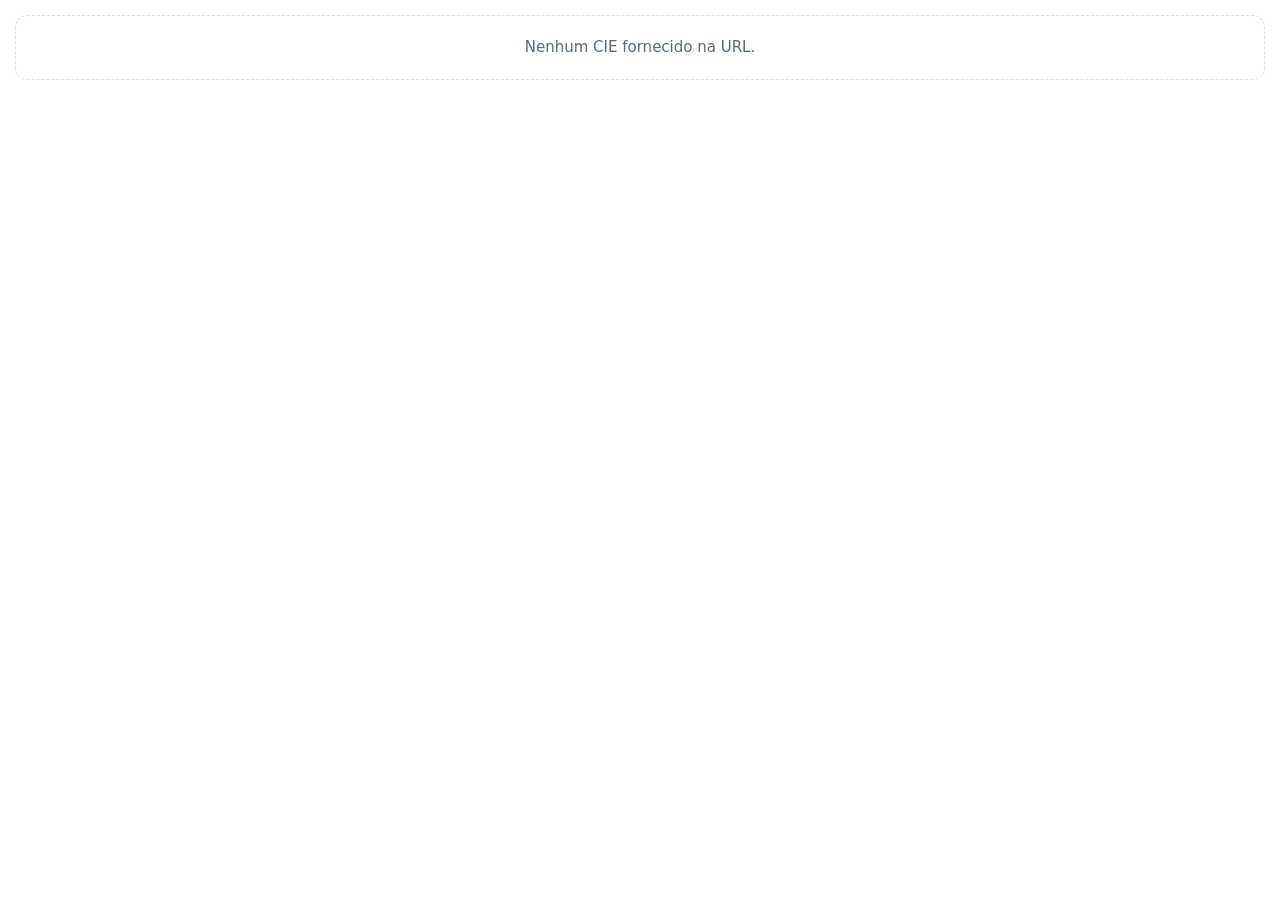
<file: embed.html>
<!doctype html>
<html lang="pt-BR">
<head>
  <meta charset="utf-8">
  <meta name="viewport" content="width=device-width,initial-scale=1">
  <title>Embed de Escola</title>
  <style>
    /* Suas variáveis de cor e fontes originais */
    :root{color-scheme:light;--theme-dark:#477c9e;--theme-medium:#d5eaf5;--theme-light:#eef4f8;--ink:#17354a;--muted:#536c7d;--panel:#fff;--line:#d7e3e9;--soft:#f5f8fa;--success:#10b981;--warning:#f97316;--info:#3b82f6;--purple:#9333ea;--shadow:0 12px 32px rgba(34,65,84,.07)}
    *{box-sizing:border-box}
    body{margin:0;padding:15px;background:#fff;color:var(--ink);font-family:Inter,ui-sans-serif,system-ui,-apple-system,"Segoe UI",sans-serif;font-size:15px;font-weight:500;line-height:1.55}
    h1,h2,h3,p{margin:0}
    
    /* Estilos isolados apenas para o quadro de detalhes */
    .detail-header{display:flex;flex-direction:column;gap:10px;margin-bottom:20px}
    .code{display:inline-flex;padding:4px 8px;border-radius:999px;background:color-mix(in srgb,var(--theme-medium) 45%,#fff);color:var(--theme-dark);font-size:10px;font-weight:850;width:fit-content}
    .detail-title h2{font-size:clamp(21px,2.5vw,29px);font-weight:870;letter-spacing:-.03em;line-height:1.18}
    .chips{display:flex;gap:6px;flex-wrap:wrap;margin-top:10px}
    .chip{padding:5px 8px;border-radius:999px;background:#f0f5f7;color:#496373;font-size:10px;font-weight:780}
    
    .info-grid{display:grid;grid-template-columns:1fr 1fr;gap:10px;margin-bottom:20px}
    .info-card{min-height:82px;padding:12px;border:1px solid var(--line);border-radius:12px;background:#fafcfd}
    .info-card.is-wide{grid-column:1/-1}
    .info-label{display:block;color:var(--muted);font-size:9.5px;font-weight:850;letter-spacing:.05em;text-transform:uppercase}
    .info-value{display:block;margin-top:5px;color:var(--ink);font-size:12px;font-weight:720}
    .phone-links{display:flex;gap:7px;flex-wrap:wrap;margin-top:5px}
    .phone-links a{color:var(--theme-dark);font-size:12px;font-weight:780;text-decoration:none}
    
    .section-title{margin:20px 0 9px;font-size:13px;font-weight:850}
    .offer-list, .program-list{display:grid;gap:7px}
    .offer{display:grid;grid-template-columns:1fr auto;gap:10px;padding:10px 11px;border:1px solid var(--line);border-radius:11px;background:#fff}
    .offer strong{font-size:11px}
    .offer span{color:var(--muted);font-size:10px;font-weight:700;text-align:right}
    
    .program{padding:9px 11px;border-left:3px solid var(--program-color);border-radius:0 9px 9px 0;background:color-mix(in srgb,var(--program-color) 8%,#fff)}
    .program b{display:block;font-size:10px}
    .program span{display:block;margin-top:2px;color:var(--muted);font-size:10px}
    
    .source-note{margin-top:20px;padding:11px 12px;border-radius:11px;background:color-mix(in srgb,var(--theme-medium) 30%,#fff);color:var(--muted);font-size:10px}
    .error-msg{padding:20px;text-align:center;color:var(--muted);border:1px dashed var(--line);border-radius:12px;}
  </style>
</head>
<body>
  <!-- Container principal onde os dados serão injetados -->
  <div id="embedContent">
    <div class="error-msg">Carregando informações da escola...</div>
  </div>

  <script>
    // 1. COLE AQUI A SUA CONSTANTE SCHOOL_DATA COMPLETA
    const SCHOOL_DATA = [
      // Exemplo: cole seu array completo aqui
      {"cie":"905318","name":"AMELIA CESAR MACHADO DE ARAUJO PROFª","types":["Regular"],"address":"Rua Joaquim Scherepel, 215 - Jardim Gutierres","phones":["3227-1975","3227-2221"],"offers":[{"attendance":"EF Anos Iniciais","hours":"7h00 às 12h20"},{"attendance":"EF Anos Iniciais","hours":"13h00 às 18h20"}],"night":[],"eja":[],"professional2025":[],"professional2026":[],"officialUrl":"https://transparencia.educacao.sp.gov.br/Home/DetalhesEscola?codesc=905318","neighborhood":"Jardim Gutierres","mapQuery":"Rua Joaquim Scherepel, 215 - Jardim Gutierres, Sorocaba - SP, Brasil"}
    ];

    // Funções de formatação reutilizadas do seu código original
    function prettyName(value){const small=new Set(['da','de','do','das','dos','e']),acronyms=new Set(['ceeja','eja','pei','ef','em','prof','profª','dr']);return value.toLocaleLowerCase('pt-BR').split(/\s+/).map((word,index)=>{if(acronyms.has(word))return word.toLocaleUpperCase('pt-BR');if(index&&small.has(word))return word;return word.charAt(0).toLocaleUpperCase('pt-BR')+word.slice(1)}).join(' ')}
    function appendText(container,tag,text,className){const element=document.createElement(tag);element.textContent=text;if(className)element.className=className;container.appendChild(element);return element}
    function addProgram(container,title,values,color){if(!values.length)return;const row=document.createElement('div');row.className='program';row.style.setProperty('--program-color',color);appendText(row,'b',title);appendText(row,'span',values.join(' · '));container.appendChild(row)}

    // Lógica para ler a URL e renderizar a escola
    document.addEventListener("DOMContentLoaded", () => {
      const urlParams = new URLSearchParams(window.location.search);
      const cieParam = urlParams.get('cie');
      const contentDiv = document.getElementById('embedContent');

      if (!cieParam) {
        contentDiv.innerHTML = '<div class="error-msg">Nenhum CIE fornecido na URL.</div>';
        return;
      }

      const school = SCHOOL_DATA.find(s => s.cie === cieParam);

      if (!school) {
        contentDiv.innerHTML = '<div class="error-msg">Escola não encontrada.</div>';
        return;
      }

      // Renderização do HTML idêntico ao painel de detalhes da imagem
      let html = `
        <div class="detail-header">
          <span class="code">CIE ${school.cie}</span>
          <div class="detail-title">
            <h2>${prettyName(school.name)}</h2>
            <div class="chips">
              ${school.types.map(type => `<span class="chip">${type}</span>`).join('')}
            </div>
          </div>
        </div>

        <div class="info-grid">
          <div class="info-card is-wide">
            <span class="info-label">Endereço</span>
            <strong class="info-value">${school.address || 'Endereço não informado'}</strong>
          </div>
          <div class="info-card">
            <span class="info-label">Bairro</span>
            <strong class="info-value">${school.neighborhood || 'Não informado'}</strong>
          </div>
          <div class="info-card">
            <span class="info-label">Telefone</span>
            <div class="phone-links">
              ${school.phones.length ? school.phones.map(p => `<a href="tel:+5515${p.replace(/\D/g,'')}">${p}</a>`).join(' ') : 'Não informado'}
            </div>
          </div>
        </div>

        <h3 class="section-title">Atendimentos e horários</h3>
        <div class="offer-list">
          ${school.offers.length ? school.offers.map(item => `
            <div class="offer">
              <strong>${item.attendance}</strong>
              <span>${item.hours}</span>
            </div>`).join('') : '<div class="offer"><strong>Nenhum atendimento</strong></div>'}
        </div>

        <h3 class="section-title">Recursos e modalidades</h3>
        <div class="program-list" id="programListTarget"></div>
        
        <div class="source-note">Informações consolidadas a partir da relação de escolas fornecida.</div>
      `;

      contentDiv.innerHTML = html;

      // Adicionando os programas usando sua lógica original de cores
      const programsTarget = document.getElementById('programListTarget');
      addProgram(programsTarget, 'Atendimento noturno', school.night, 'var(--warning)');
      addProgram(programsTarget, 'EJA', school.eja, 'var(--warning)');
      addProgram(programsTarget, 'Educação profissional — 2025', school.professional2025, 'var(--info)');
      addProgram(programsTarget, 'Educação profissional — 2026', school.professional2026, 'var(--success)');
      
      if (!programsTarget.children.length) {
        programsTarget.innerHTML = '<div class="program" style="--program-color:var(--theme-dark)"><b>Modalidades adicionais</b><span>Nenhuma informação adicional registrada.</span></div>';
      }
    });
  </script>
</body>
</html>
</file>
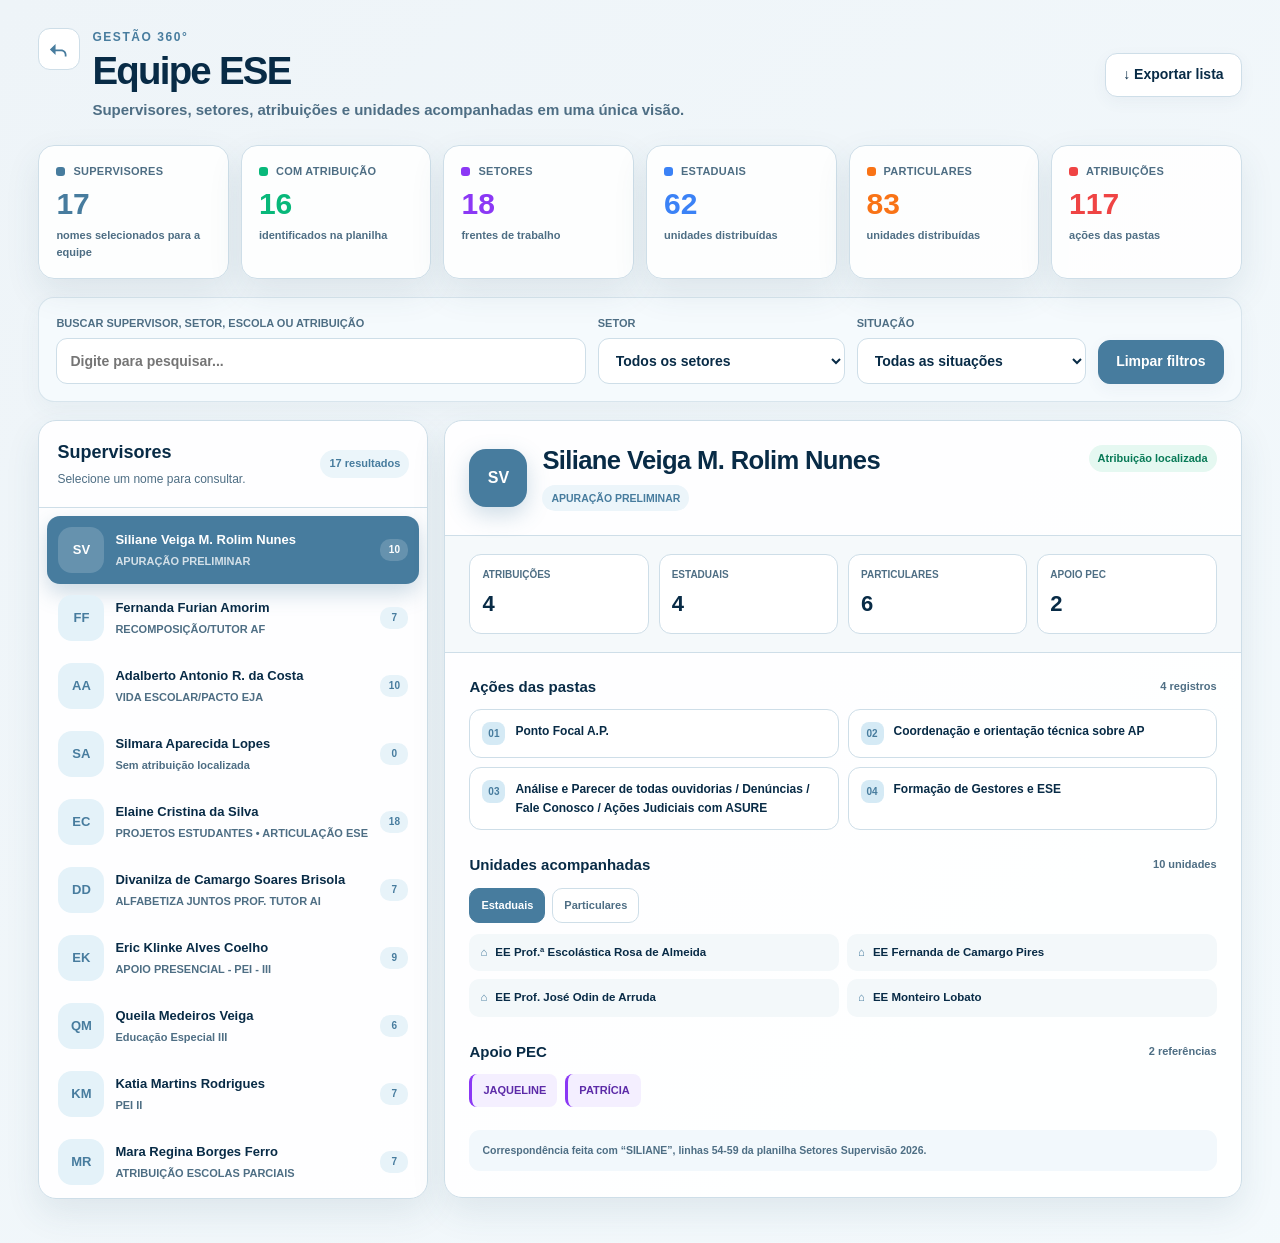
<file: equipeESE.html>
<!doctype html>
<html lang="pt-BR">
<head>
  <meta charset="utf-8">
  <meta name="viewport" content="width=device-width,initial-scale=1">
  <meta name="description" content="Equipe ESE — supervisores, setores, atribuições e unidades acompanhadas">
  <title>Equipe ESE | Portal URE Sorocaba</title>
  <style>
    :root{--theme-dark:#477c9e;--theme-medium:#d5eaf5;--theme-light:#eef4f8;--ink:#082b46;--muted:#4e6e84;--line:#cedee8;--panel:#fff;--success:#08b87a;--warning:#f97316;--info:#3b82f6;--violet:#8b38f5;--shadow:0 14px 34px rgba(48,87,112,.10);color-scheme:light}
    *{box-sizing:border-box}
    html{background:var(--theme-light)}
    body{margin:0;min-width:320px;background:linear-gradient(135deg,var(--theme-light),color-mix(in srgb,var(--theme-medium) 28%,#fff));color:var(--ink);font-family:Inter,"Segoe UI",Arial,sans-serif;font-size:15px;font-weight:520;line-height:1.55}
    button,input,select{font:inherit;color:inherit}
    button{cursor:pointer}
    .page{width:100%;min-height:100vh;padding:28px clamp(18px,3vw,48px) 44px}
    .topbar{display:flex;justify-content:space-between;align-items:center;gap:24px;margin-bottom:24px}
    .eyebrow{display:block;color:var(--theme-dark);font-size:12px;font-weight:850;letter-spacing:.13em;text-transform:uppercase}
    h1{margin:3px 0 2px;font-size:clamp(28px,3vw,42px);font-weight:850;letter-spacing:-.045em;line-height:1.1}
    .topbar p{margin:6px 0 0;color:var(--muted);font-size:15px;font-weight:560}
    .button{min-height:44px;padding:10px 17px;border:1px solid var(--line);border-radius:12px;background:var(--panel);font-size:14px;font-weight:780;box-shadow:0 5px 16px rgba(51,87,111,.05)}
    .button:hover{border-color:var(--theme-dark);transform:translateY(-1px)}
    .button-primary{border-color:var(--theme-dark);background:var(--theme-dark);color:#fff}
    .kpis{display:grid;grid-template-columns:repeat(6,minmax(0,1fr));gap:12px;margin-bottom:18px}
    .kpi{min-height:118px;padding:17px;border:1px solid var(--line);border-radius:16px;background:rgba(255,255,255,.9);box-shadow:var(--shadow)}
    .kpi-label{display:flex;align-items:center;gap:8px;color:var(--muted);font-size:11px;font-weight:850;letter-spacing:.025em;text-transform:uppercase}
    .dot{width:9px;height:9px;border-radius:3px;background:var(--kpi-color,var(--theme-dark))}
    .kpi strong{display:block;margin-top:9px;color:var(--kpi-color,var(--theme-dark));font-size:30px;font-weight:880;line-height:1}
    .kpi small{display:block;margin-top:8px;color:var(--muted);font-size:11px;font-weight:620}
    .filters{display:grid;grid-template-columns:minmax(260px,1.5fr) minmax(210px,.7fr) minmax(190px,.65fr) auto;gap:12px;align-items:end;margin-bottom:18px;padding:17px;border:1px solid color-mix(in srgb,var(--line) 72%,transparent);border-radius:16px;background:color-mix(in srgb,var(--theme-medium) 24%,#fff);box-shadow:0 8px 22px rgba(58,91,110,.05)}
    .field label{display:block;margin:0 0 6px;color:var(--muted);font-size:11px;font-weight:850;text-transform:uppercase}
    .field input,.field select{width:100%;height:46px;padding:0 13px;border:1px solid var(--line);border-radius:11px;outline:none;background:#fff;font-size:14px;font-weight:650}
    .field input:focus,.field select:focus{border-color:var(--theme-dark);box-shadow:0 0 0 3px color-mix(in srgb,var(--theme-medium) 70%,transparent)}
    .directory-grid{display:grid;grid-template-columns:390px minmax(0,1fr);gap:16px;align-items:start}
    .panel{overflow:hidden;border:1px solid var(--line);border-radius:18px;background:rgba(255,255,255,.94);box-shadow:var(--shadow)}
    .panel-head{display:flex;justify-content:space-between;align-items:center;gap:12px;padding:18px;border-bottom:1px solid var(--line)}
    .panel-head h2{margin:0;font-size:18px;font-weight:840}
    .panel-head p{margin:3px 0 0;color:var(--muted);font-size:12px}
    .result-count,.status{display:inline-flex;align-items:center;white-space:nowrap;padding:5px 9px;border-radius:999px;background:color-mix(in srgb,var(--theme-medium) 48%,#fff);color:var(--theme-dark);font-size:11px;font-weight:820}
    .supervisor-list{height:690px;overflow:auto;padding:8px}
    .supervisor-card{display:grid;grid-template-columns:46px minmax(0,1fr) auto;gap:11px;align-items:center;width:100%;padding:11px;border:0;border-radius:13px;background:transparent;text-align:left}
    .supervisor-card:hover{background:color-mix(in srgb,var(--theme-medium) 42%,#fff)}
    .supervisor-card.is-active{background:var(--theme-dark);color:#fff;box-shadow:0 9px 22px color-mix(in srgb,var(--theme-dark) 28%,transparent)}
    .avatar{display:grid;place-items:center;width:46px;height:46px;border-radius:14px;background:color-mix(in srgb,var(--theme-medium) 64%,#fff);color:var(--theme-dark);font-size:13px;font-weight:880}
    .supervisor-card.is-active .avatar{background:rgba(255,255,255,.17);color:#fff}
    .card-copy{min-width:0}
    .card-copy strong,.card-copy span{display:block}
    .card-copy strong{overflow:hidden;text-overflow:ellipsis;white-space:nowrap;font-size:13px;font-weight:820}
    .card-copy span{overflow:hidden;text-overflow:ellipsis;white-space:nowrap;margin-top:3px;color:var(--muted);font-size:11px;font-weight:630}
    .supervisor-card.is-active .card-copy span{color:rgba(255,255,255,.76)}
    .card-count{min-width:28px;padding:3px 6px;border-radius:10px;background:color-mix(in srgb,var(--theme-medium) 58%,#fff);color:var(--theme-dark);font-size:10px;font-weight:850;text-align:center}
    .supervisor-card.is-active .card-count{background:rgba(255,255,255,.17);color:#fff}
    .detail{min-height:690px}
    .detail-header{display:flex;justify-content:space-between;align-items:flex-start;gap:20px;padding:24px;border-bottom:1px solid var(--line)}
    .identity{display:flex;gap:15px;align-items:center;min-width:0}
    .identity-avatar{display:grid;place-items:center;flex:0 0 auto;width:58px;height:58px;border-radius:17px;background:var(--theme-dark);color:#fff;font-size:16px;font-weight:880;box-shadow:0 8px 22px color-mix(in srgb,var(--theme-dark) 26%,transparent)}
    .identity h2{margin:0;font-size:clamp(20px,2vw,28px);font-weight:870;letter-spacing:-.025em;line-height:1.2}
    .chips{display:flex;flex-wrap:wrap;gap:7px;margin-top:9px}
    .chip{padding:5px 9px;border-radius:999px;background:color-mix(in srgb,var(--theme-medium) 46%,#fff);color:var(--theme-dark);font-size:10.5px;font-weight:800}
    .status.is-ok{background:#e5f8f1;color:#087a57}.status.is-pending{background:#fff1e8;color:#b64e0a}
    .detail-stats{display:grid;grid-template-columns:repeat(4,minmax(0,1fr));gap:10px;padding:18px 24px;border-bottom:1px solid var(--line);background:color-mix(in srgb,var(--theme-light) 58%,#fff)}
    .mini-stat{padding:12px;border:1px solid var(--line);border-radius:12px;background:#fff}
    .mini-stat span,.mini-stat strong{display:block}.mini-stat span{color:var(--muted);font-size:10px;font-weight:820;text-transform:uppercase}.mini-stat strong{margin-top:4px;font-size:22px;font-weight:880}
    .detail-content{padding:22px 24px 26px}
    .section{margin-top:23px}.section:first-child{margin-top:0}
    .section-title{display:flex;justify-content:space-between;align-items:center;gap:12px;margin:0 0 11px;font-size:15px;font-weight:850}
    .section-title span{color:var(--muted);font-size:11px;font-weight:720}
    .action-grid{display:grid;grid-template-columns:repeat(2,minmax(0,1fr));gap:9px}
    .action{display:flex;gap:10px;align-items:flex-start;padding:12px;border:1px solid var(--line);border-radius:12px;background:#fff;font-size:12px;font-weight:650}
    .action b{display:grid;place-items:center;flex:0 0 auto;width:23px;height:23px;border-radius:8px;background:var(--theme-medium);color:var(--theme-dark);font-size:10px}
    .tabs{display:flex;gap:7px;margin-bottom:11px}
    .tab{padding:8px 11px;border:1px solid var(--line);border-radius:10px;background:#fff;color:var(--muted);font-size:11px;font-weight:800}
    .tab.is-active{border-color:var(--theme-dark);background:var(--theme-dark);color:#fff}
    .school-grid{display:grid;grid-template-columns:repeat(2,minmax(0,1fr));gap:8px}
    .school{display:flex;align-items:flex-start;gap:8px;padding:10px 11px;border-radius:10px;background:color-mix(in srgb,var(--theme-light) 68%,#fff);font-size:11.5px;font-weight:650}
    .school::before{content:"⌂";color:var(--theme-dark);font-weight:900}
    .pec-list{display:flex;flex-wrap:wrap;gap:8px}
    .pec{padding:8px 11px;border-left:3px solid var(--violet);border-radius:8px;background:#f4efff;color:#5c2ba8;font-size:11px;font-weight:780}
    .empty{padding:20px;border:1px dashed var(--line);border-radius:12px;background:var(--theme-light);color:var(--muted);font-size:13px;font-weight:650;text-align:center}
    .source-note{margin-top:23px;padding:12px 13px;border-radius:11px;background:color-mix(in srgb,var(--theme-medium) 31%,#fff);color:var(--muted);font-size:10.5px;font-weight:610}
    .topbar-title{display:flex;align-items:flex-start;gap:12px}.home-return{width:42px;height:42px;flex:none;display:grid;place-items:center;border:1px solid var(--line);border-radius:12px;background:#fff;color:var(--theme-dark);cursor:pointer;transition:.2s}.home-return:hover{background:var(--theme-medium);transform:translateX(-2px)}.home-return svg{width:21px;height:21px;fill:currentColor}.toast{position:fixed;right:24px;bottom:24px;z-index:20;max-width:340px;padding:12px 16px;border-radius:12px;background:var(--ink);color:#fff;font-size:12px;font-weight:700;box-shadow:0 12px 30px rgba(0,0,0,.18);opacity:0;transform:translateY(12px);pointer-events:none;transition:.2s}.toast.is-visible{opacity:1;transform:none}
    @media(max-width:1250px){.kpis{grid-template-columns:repeat(3,1fr)}.directory-grid{grid-template-columns:350px minmax(0,1fr)}}
    @media(max-width:900px){.page{padding:20px 14px 34px}.filters{grid-template-columns:1fr 1fr}.filters .field:first-child{grid-column:1/-1}.filters .button{grid-column:1/-1}.directory-grid{grid-template-columns:1fr}.supervisor-list{height:auto;max-height:430px}.detail{min-height:0}}
    @media(max-width:620px){body{font-size:16px}.topbar{align-items:flex-start;flex-direction:column}.topbar .button{width:100%}.kpis{grid-template-columns:repeat(2,1fr)}.kpi{min-height:110px}.filters{grid-template-columns:1fr}.filters .field:first-child{grid-column:auto}.detail-header{flex-direction:column}.detail-stats{grid-template-columns:repeat(2,1fr)}.action-grid,.school-grid{grid-template-columns:1fr}.supervisor-card{grid-template-columns:46px minmax(0,1fr) auto}.detail-content,.detail-header{padding-left:18px;padding-right:18px}}
  </style>
</head>
<body>
  <main class="page">
    <header class="topbar">
      <div class="topbar-title"><button class="home-return" type="button" onclick="if(window.parent!==window&&typeof window.parent.portalNavigate==='function'){window.parent.portalNavigate('home')}else{location.href='index.html'}" aria-label="Voltar para visão geral" title="Voltar para visão geral"><svg viewBox="0 0 24 24" aria-hidden="true"><path d="M7.5 5.6 1 12l6.5 6.4V14H14c2.2 0 4 1.8 4 4v2h2v-2c0-3.3-2.7-6-6-6H7.5V5.6z"/></svg></button><div><span class="eyebrow">Gestão 360°</span><h1>Equipe ESE</h1><p>Supervisores, setores, atribuições e unidades acompanhadas em uma única visão.</p></div></div>
      <button class="button" id="exportButton" type="button">↓ Exportar lista</button>
    </header>

    <section class="kpis" aria-label="Resumo da equipe">
      <article class="kpi" style="--kpi-color:var(--theme-dark)"><span class="kpi-label"><i class="dot"></i>Supervisores</span><strong id="kpiSupervisors">—</strong><small>nomes selecionados para a equipe</small></article>
      <article class="kpi" style="--kpi-color:var(--success)"><span class="kpi-label"><i class="dot"></i>Com atribuição</span><strong id="kpiFound">—</strong><small>identificados na planilha</small></article>
      <article class="kpi" style="--kpi-color:var(--violet)"><span class="kpi-label"><i class="dot"></i>Setores</span><strong id="kpiSectors">—</strong><small>frentes de trabalho</small></article>
      <article class="kpi" style="--kpi-color:var(--info)"><span class="kpi-label"><i class="dot"></i>Estaduais</span><strong id="kpiState">—</strong><small>unidades distribuídas</small></article>
      <article class="kpi" style="--kpi-color:var(--warning)"><span class="kpi-label"><i class="dot"></i>Particulares</span><strong id="kpiPrivate">—</strong><small>unidades distribuídas</small></article>
      <article class="kpi" style="--kpi-color:#ef4444"><span class="kpi-label"><i class="dot"></i>Atribuições</span><strong id="kpiActions">—</strong><small>ações das pastas</small></article>
    </section>

    <section class="filters" aria-label="Filtros da equipe">
      <div class="field"><label for="searchInput">Buscar supervisor, setor, escola ou atribuição</label><input id="searchInput" type="search" autocomplete="off" placeholder="Digite para pesquisar..."></div>
      <div class="field"><label for="sectorFilter">Setor</label><select id="sectorFilter"><option value="">Todos os setores</option></select></div>
      <div class="field"><label for="statusFilter">Situação</label><select id="statusFilter"><option value="">Todas as situações</option><option value="found">Com atribuição</option><option value="pending">Sem atribuição localizada</option></select></div>
      <button class="button button-primary" id="clearButton" type="button">Limpar filtros</button>
    </section>

    <section class="directory-grid">
      <aside class="panel">
        <header class="panel-head"><div><h2>Supervisores</h2><p>Selecione um nome para consultar.</p></div><span class="result-count" id="resultCount">—</span></header>
        <div class="supervisor-list" id="supervisorList"></div>
      </aside>

      <article class="panel detail" id="detailPanel">
        <header class="detail-header">
          <div class="identity"><div class="identity-avatar" id="detailAvatar">ESE</div><div><h2 id="detailName">Selecione um supervisor</h2><div class="chips" id="detailSectors"></div></div></div>
          <span class="status" id="detailStatus">—</span>
        </header>
        <div class="detail-stats">
          <div class="mini-stat"><span>Atribuições</span><strong id="detailActionCount">0</strong></div>
          <div class="mini-stat"><span>Estaduais</span><strong id="detailStateCount">0</strong></div>
          <div class="mini-stat"><span>Particulares</span><strong id="detailPrivateCount">0</strong></div>
          <div class="mini-stat"><span>Apoio PEC</span><strong id="detailPecCount">0</strong></div>
        </div>
        <div class="detail-content">
          <section class="section"><h3 class="section-title">Ações das pastas <span id="actionLabel"></span></h3><div class="action-grid" id="actionList"></div></section>
          <section class="section"><h3 class="section-title">Unidades acompanhadas <span id="schoolLabel"></span></h3><div class="tabs"><button class="tab is-active" type="button" data-school-tab="state">Estaduais</button><button class="tab" type="button" data-school-tab="private">Particulares</button></div><div class="school-grid" id="schoolList"></div></section>
          <section class="section"><h3 class="section-title">Apoio PEC <span id="pecLabel"></span></h3><div class="pec-list" id="pecList"></div></section>
          <div class="source-note" id="sourceNote">Dados consolidados da planilha “Setores Supervisão 2026”, considerando somente os 17 supervisores informados.</div>
        </div>
      </article>
    </section>
  </main>
  <div class="toast" id="toast" role="status" aria-live="polite"></div>

  <script>
    const SUPERVISORS = [{"name":"Siliane Veiga M. Rolim Nunes","spreadsheetName":"SILIANE","found":true,"sectors":["APURAÇÃO PRELIMINAR"],"actions":["Ponto Focal A.P.","Coordenação e orientação técnica sobre AP","Análise e Parecer de todas ouvidorias / Denúncias / Fale Conosco / Ações Judiciais com ASURE","Formação de Gestores e ESE"],"stateSchools":["EE Prof.ª Escolástica Rosa de Almeida","EE Fernanda de Camargo Pires","EE Prof. José Odin de Arruda","EE Monteiro Lobato"],"privateSchools":["ÁPICE INSTITUTO EDUCACIONAL LTDA","EMBAIXADA CRISTÃ COLÉGIO","MATERNITA ED INF E FUNDAMENTAL","SER! UNIDADE BOA VISTA COLÉGIO","SER! UNIDADE CAMPOLIM COLÉGIO","SER! UNIDADE SER CRIANÇA COLÉGIO"],"pec":["JAQUELINE","PATRÍCIA"],"sourceRows":"54-59"},{"name":"Fernanda Furian Amorim","spreadsheetName":"FERNANDA AMORIM","found":true,"sectors":["RECOMPOSIÇÃO/TUTOR AF"],"actions":["Recompisição das aprendizagens AF e EM","Professor Tutor AF (edital/formação)","Ponto Focal Orientação de Estudos UEs","Análise Semanal do BI - Recomposição","Formação Semanal ESE"],"stateSchools":["EE Antonio Miguel Pereira Junior","EE Prof. Arquimínio Marques da Silva","EE Prof. Luiz Gonzaga de Camargo Fleury","EE Prof. Renato Sêneca de Sá Fleury"],"privateSchools":["RAFON COLÉGIO","SANTA ROSÁLIA COLÉGIO unid. 1 e 2","VERITAS COLÉGIO INTEGRADO unid 1 e 2"],"pec":["PAULA","CIBELE/FERNANDA","ROSIMEIRE"],"sourceRows":"108-112"},{"name":"Adalberto Antonio R. da Costa","spreadsheetName":"ADALBERTO","found":true,"sectors":["VIDA ESCOLAR/PACTO EJA"],"actions":["Ponto Focal Pedagógico Vida Escolar","Pacto Nacional EJA e CEEJA","Meu diploma SP","Autorização de Cursos e Novas Escolas Particulares","Evolução Funcional Acadêmica 2"],"stateSchools":["CEEJA Prof. Norberto Soares Ramos","EE Francisco Eufrásio Monteiro","EE Prof. Marco Antonio Mencacci","EE Prof. Roberto Paschoalick"],"privateSchools":["IEP COLÉGIO TÉCNICO DE INFERMAGEM (UNIMED)","IGUATEMI COLÉGIO","NOVA ERA COLÉGIO","SAGAZ COLÉGIO","MAGNUS JUNIOR ESCOLA","SÃO RAPHAEL E TEC PROTESE DENTÁRIA"],"pec":["DOUGLAS","VANESSA"],"sourceRows":"72-77"},{"name":"Silmara Aparecida Lopes","spreadsheetName":null,"found":false,"sectors":[],"actions":[],"stateSchools":[],"privateSchools":[],"pec":[],"sourceRows":null},{"name":"Elaine Cristina da Silva","spreadsheetName":"ELAINE","found":true,"sectors":["PROJETOS ESTUDANTES","ARTICULAÇÃO ESE"],"actions":["English EM","Projetos novos para estudantes","Olimpíadas: Engajamento e publicidade","BI - Speak e Open Inglish","CMESO 2","Articulação ESE","Pauta das reuniões semanais","Termo semanal com temas gerais","PTM mensal e Roteiro de acompanhamento ESE","Atualização TEAMs com informações para ESE / DOE / Legislação","Alimentação e análise com a DRE dos Termos de Visita","CMESO 1","Sala de Leitura"],"stateSchools":["EE Gualberto Moreira Dr.","EE Prof. Julio Bierrenbach Lima","EE Prof.ª Nazira Nagib Jorge Murad Rodrigues","EE Senador Vergueiro","EE Prof.ª Ana Cecília Martins","EE Prof.ª Elza Salvestro Bonilha","EE Prof. Wilson Ramos Brandão"],"privateSchools":["BEZERRA DE MENEZES EDUCANDÁRIO","EXPANDE COLÉGIO","ILUMIARE COLÉGIO","KINGDOM SCHOOL","POLITÉCNICO DE SOROCABA","DOM BOSCO SOROCABA COLÉGIO","HUMANUS COLÉGIO","NIPPO COLÉGIO","O FAROL COLÉGIO","SFERA LTDA COLÉGIO","VIVER E APRENDER"],"pec":["MARIA PAULA","SHÉRIDA","CIBELE","SHERIDA","PATRÍCIA","GERMANO/NATANIA","GERMANO"],"sourceRows":"146-158"},{"name":"Divanilza de Camargo Soares Brisola","spreadsheetName":"DIVANILZA","found":true,"sectors":["ALFABETIZA JUNTOS PROF. TUTOR AI"],"actions":["Ponto Focal Alfabetiza Juntos","Plataformas Anos Iniciais","Fluência Leitora AI","Articulação e Interlocução PMS","Avaliações e engajamento anos iniciais","Inglês AI","Parte Diversificada AI","Professor Tutor AI / Editais e Credenciamento"],"stateSchools":["EE Baltazar Fernandes","EE João Machado de Araujo Dr","EE Prof.ª Maria Cândida de Barros Araujo","EE Prof. Waldemar de Freitas Rosa"],"privateSchools":["CICLO VITTAL ESCOLA DE ENFERMAGEM","OBJETIVO CENTRO - INST ED CIE E LETRAS","OBJETIVO PORTAL - INST ED CIE E LETRAS"],"pec":["CIBELE","NATANIA"],"sourceRows":"95-102"},{"name":"Eric Klinke Alves Coelho","spreadsheetName":"ERIC","found":true,"sectors":["APOIO PRESENCIAL - PEI - III"],"actions":["CAF - PEI - Jornada PEI - Apoio 5 e 20","Sala do Futuro","BI - Análise Semanal","Parte Diversificada PEI"],"stateSchools":["EE Prof.ª Antonia Lucchesi","EE Prof.ª Jordina Amaral Arruda","EE Prof.ª Marina Grohmann Soares Fernandes","EE Visconde de Porto Seguro"],"privateSchools":["AKALANTO KIDS COLÉGIO","GALILEI COLÉGIO unid. 1 e 2","MAXXIMUS COLÉGIO","MUNDO SOROCABA COLÉGIO","QUINTAL DA VILA COLÉGIO"],"pec":["PAULA","MARCELA","CIBELE"],"sourceRows":"103-107"},{"name":"Queila Medeiros Veiga","spreadsheetName":"QUEILA","found":true,"sectors":["Educação Especial III"],"actions":["Prof interlocutores - Libras","Acompanhamento dos termos de convênio - AMAS - APAE - CLAVE DE SOL","Acessibilidade","Comissão de Credenciamento e avaliação OSC","DUA e adaptação curricular / PAF","Orientação sobre rotinas / plano de atendimento","Classe Hospitalar"],"stateSchools":["EE Humberto de Campos","EE Prof.ª Laila Galep Sacker","EE Prof. Ossis Salvestrini Mendes"],"privateSchools":["CENTRO EDUCACIONAL TEAMPARO","CLAVE DE SOL","MELANIE KLEIN INST ED ESPECIAL"],"pec":["LILLIAN","NATANIA"],"sourceRows":"20-26"},{"name":"Katia Martins Rodrigues","spreadsheetName":"KATIA","found":true,"sectors":["PEI II"],"actions":["Ponto Focal URE/SEDUC II","Orientação Técnica UE e URE","Plano de Ação para diretores novos","Implementação: orientação técnica e acompanhamento da jornada PEI","Avaliação: PECs / equipes gestoras Res 4 e 12","Análise dos PDIs dos diretores e OTs aos supervisores","Prof de apoio ao protagonismo"],"stateSchools":["EE Prof.ª Dulce Esmeralda Basile Ferreira","EE Prof Enéas Proença de Arruda","EE Hélio Del Cistia"],"privateSchools":["CRISTÃO KUMBAYA COLÉGIO","SANTA ESCOLÁSTICA COLÉGIO","SOROCABA COL EI EF","UIRAPURU COLÉGIO"],"pec":["PAULA","NATANIA"],"sourceRows":"139-145"},{"name":"Mara Regina Borges Ferro","spreadsheetName":"MARA FERRO","found":true,"sectors":["ATRIBUIÇÃO ESCOLAS PARCIAIS"],"actions":["Acompanhmento de saldo de aulas na SED","Atribuição Diariamente","Acompanhamento Carga Horária - Adidos F/O","Dados Funcionais para classificação / Análise de Qualificação / Habilitação","Atribuição com o SEPES online","Recursos relacionados a extinção contratual","Heteroidentificação","Cadastro Emergencial"],"stateSchools":["EE Prof. Diógenes de Almeida Marins","EE Gumercindo Gonçalves","EE Profª. Isabel Lopes Monteiro"],"privateSchools":["DUQUE DE SOUZA COLÉGIO","LICEU PEDRO II","NEXUS COLÉGIO","PRIMEIRO MUNDO COLÉGIO"],"pec":["CAMILA/CIBELE","CIBELE","CAMILA"],"sourceRows":"46-53"},{"name":"Cristiane Aparecida Madureira","spreadsheetName":"CRISTIANE","found":true,"sectors":["SISTEMA PRISIONAL E FUNDAÇÃO CASA"],"actions":["Fundação Casa (editais e acompanhamento)","Educação Prisional (Editais e acompanhamento)","Sala de Leitura (Editais e Acompanhamento)","Educação Étnico-Racial","Diversidade","MP / LA / MSE"],"stateSchools":["EE Prof.ª Beathris Caixeiro Del Cistia","EE Prof.ª Izabel Rodrigues Galvão","EE Julio Prestes de Albuquerque Dr.","EE Prof. Roque Conceição Martins"],"privateSchools":["ABAYOMI COLÉGIO unid. 1 e 2","BE HAPPY COLÉGIO","CRESCER APRENDER","HORIZONTE COLÉGIO","NOVA ESCOLA EDU INFANTIL E ENS FUND","RENASCER ARTE ESCOLA"],"pec":["MARIA DE RITA","NATANIA/ROSIMEIRE","VANESSA"],"sourceRows":"89-94"},{"name":"Mara Cristina da Silva Calixto","spreadsheetName":"MARA CALIXTO","found":true,"sectors":["EDUCAÇÃO PROFISSIONAL"],"actions":["Atribuição Ed Profissional","Formação PAEET","Legislação - Orientação Técnica","SISTEC - Cursos Técnicos","Concluintes Ed Profissional","Programa BEEM","Demandas: números de turmas / cursos","Itinerário Formativo Técnico","Estágio obrigatório (enfermagem)","Organização de visitas técnicas","Matriz curricular Ensino Técnico","Seminário de Boas Práticas"],"stateSchools":["EE João Soares Monsenhor","EE Prof. Joaquim Izidoro Martins","EE Luiz Nogueira Martins - Senador"],"privateSchools":["ATITUDE COLÉGIO SOROCABA unid. 1 e 2","BATISTA SOROCABA COLÉGIO","BEIJA FLOR BERÇARIO E ESCOLA","LUMINOVA ESCOLA","MONTESSORI SEMEAR","VOLARE DE ED INF E ENSINO FUNDAMENTAL"],"pec":["CAMILA","ROSIMEIRE"],"sourceRows":"60-71"},{"name":"José Garcia Chanes Junior","spreadsheetName":"CHANES","found":true,"sectors":["ARTICULAÇÃO EEC"],"actions":["Administração / avaliação / feedback: Entrevistas / Editais PEC / CEC","Organização CEC e Alinhamento","Integração dos CGPs novos e CECs","Acompanhamento das ações CEC e PEC: PTMs / Visitas Pedagógicas e","Apoio Presencial (BI) CEC e PEC","Pesquisa / pós graduação / mestrado e doutorado","PROEDUCA","CAD FORMAÇÃO","Parceria às UEs","Editais e Entrevistas Suporte Pedagógico"],"stateSchools":["EE Prof.ª Amélia César Machado de Araujo","EE Prof. Ezequiel Machado Nascimento","EE Prof. José Quevedo"],"privateSchools":["AGILIZA CURSOS","CONEXÃO SOROCABA COLÉGIO","CONQUISTAR COLÉGIO","PEQUENOS PASSOS COLÉGIO","PORTAL COLÉGIO EDEN","SÃO JOSÉ DE ANCHIETA COLÉGIO","VIDA UNIDADE MUNDO COLÉGIO","WALDORF MICAEL DE SOROCABA ESCOLA"],"pec":["NATANIA","MARIA DE RITA"],"sourceRows":"129-138"},{"name":"Maria Inês Fernandez Metedieri","spreadsheetName":"MARIA INÊS","found":true,"sectors":["COPA DA ESCOLA E TAREFA"],"actions":["Avaliação SAEB e PISA - BIENAL","Copa da Escola - Acompanhamento","Tarefa - BI Semanal","Apoio - pasta 10"],"stateSchools":["EE Antonio Vieira Campos","EE Prof.ª Rosemary de Mello Moreira Pereira","EE Maria Ondina Andrade"],"privateSchools":["CRISTÃO ALMEIDA BARROS COLÉGIO","INSTITUTO EDUCACIONAL UNICO","MAPLE BEAR CANADIAN SCHOOL","MONTESSO COLÉGIO","NOVA GERAÇÃO CENTRO EDUCACIONAL"],"pec":["MARIA PAULA","JOSÉ CARLOS"],"sourceRows":"124-128"},{"name":"Kelly Lesia Taraborelli Veneri","spreadsheetName":"KELLY","found":true,"sectors":["Educação Especial II"],"actions":["Formação Ed. Especial","Abertura de Sala de Recurso e itinerancia","Cuidador - Conviva portal de atendimento","Atendimento Domiciliar","Apoio Conviva para a Ed. Especial"],"stateSchools":["EE Prof. Aggêo Pereira do Amaral","EE Prof.ª Ida Yolanda Lanzoni de Barros","EE Prof.ª Zélia Dulce de Campos Maia"],"privateSchools":["AMAS","APAE SOROCABA","PLENO ENSINO FUNDAMENTAL E MÉDIO","SOROCABANA ORG ENSINO INST ED (OSE)"],"pec":["FERNANDA","CIBELE"],"sourceRows":"14-19"},{"name":"Fernanda Isaura Medeiros Mirim","spreadsheetName":"FERNANDA MIRIM","found":true,"sectors":["Educação Especial I"],"actions":["Coordenação ed especial - URE","Açao judicial - prof aux","atribuição ed especial edital de vagas","escola mais inclusiva","ensino colaborativo","plano estadual da Ed Esp. Res 121/2025","perícias judiciais","ocorrências PA"],"stateSchools":["EE Brigadeiro Tobias","EE Geraldo do Espírito Santo Fogaça de Almeida","EE Profª. Júlia Rios Athayde"],"privateSchools":["Assoc Educacional Pro EX Escola","Integrar - Núcleo de Ed Especial"],"pec":["VANESSA","CAMILA"],"sourceRows":"6-13"},{"name":"Adriana Rosa Marcondes","spreadsheetName":"ADRIANA ROSA","found":true,"sectors":["AVALIAÇÕES INSTITUCIONAIS","ALUNO MONITOR / ORIENTAÇÃO DE ESTUDOS"],"actions":["Organização das avaliações: SARESP","Avaliações Internas / Engajamento: Prova Paulista / Diagnósticas / Semestral","Recuperação","Análise dos dados de todas as avaliações","Plano de ação com vista dos resultados: URE/UE","Prepara SP - Vestibular","BI das Avaliações","Expansão do Médio Noturno (Prof Mediador)","ACDA e Ed Física Noturno","Lei da Aprendizagem Obrigatória dos Termos de Compromissos das UEs e Estágios","Programa Aluno Monitor e Formação do Aluno Monitor"],"stateSchools":["EE João Clímaco de Camargo Pires","EE Francisco Camargo César","EE Mario Guilherme Notari","EE Prof. Accácio de Vasconcelos Camargo","EE Prof.ª Elzide Celestina Souza Pacheco Tunuchi","EE Prof. Francisco Coccaro","EE Reverendo Ovídio Antonio de Souza"],"privateSchools":["CENTRO DE ENSINO GRAU TÉCNICO","ENFESP ENFERMAGEM ESPECIALIZADA","MARQUES ESC TEC DE ENFERMAGEM","ABBA COLÉGIO","APOLLO COLÉGIO","CAMINHO COL ENSINO FUNDAMENTAL","TALENTOS COLÉGIO unid 1 e 2"],"pec":["ELISA","CIBELE/FABIANO/NATANIA","FABIANO","PATRÍCIA"],"sourceRows":"78-88"}];
    const THEMES={blue:['#477c9e','#d5eaf5','#eef4f8'],yellow:['#99752e','#f5e4a9','#fff9e8'],green:['#507c68','#d8ebdd','#f2f7f3'],rose:['#9b6674','#f0d9df','#faf2f4'],lavender:['#706d9b','#deddf1','#f4f3fa'],peach:['#17191b','#aeb3b7','#fafaf8']};
    const storedTheme=localStorage.getItem('portal-ure-paleta')||'blue';
    const palette=THEMES[storedTheme]||THEMES.blue;
    document.documentElement.style.setProperty('--theme-dark',palette[0]);document.documentElement.style.setProperty('--theme-medium',palette[1]);document.documentElement.style.setProperty('--theme-light',palette[2]);

    const $=id=>document.getElementById(id);
    const fold=value=>(value||'').toString().normalize('NFD').replace(/[\u0300-\u036f]/g,'').toLowerCase();
    const initials=name=>name.split(/\s+/).filter(Boolean).slice(0,2).map(word=>word[0]).join('').toUpperCase();
    const unique=items=>[...new Set(items)];
    let filtered=[...SUPERVISORS],selected=SUPERVISORS[0],schoolTab='state',toastTimer;

    function setKpis(){
      $('kpiSupervisors').textContent=SUPERVISORS.length;
      $('kpiFound').textContent=SUPERVISORS.filter(item=>item.found).length;
      $('kpiSectors').textContent=unique(SUPERVISORS.flatMap(item=>item.sectors)).length;
      $('kpiState').textContent=unique(SUPERVISORS.flatMap(item=>item.stateSchools)).length;
      $('kpiPrivate').textContent=unique(SUPERVISORS.flatMap(item=>item.privateSchools)).length;
      $('kpiActions').textContent=SUPERVISORS.reduce((total,item)=>total+item.actions.length,0);
    }
    function populateSectors(){
      unique(SUPERVISORS.flatMap(item=>item.sectors)).sort((a,b)=>a.localeCompare(b,'pt-BR')).forEach(sector=>{const option=document.createElement('option');option.value=sector;option.textContent=sector;$('sectorFilter').appendChild(option)});
    }
    function searchable(item){return fold([item.name,item.spreadsheetName,...item.sectors,...item.actions,...item.stateSchools,...item.privateSchools,...item.pec].filter(Boolean).join(' '))}
    function applyFilters(){
      const query=fold($('searchInput').value),sector=$('sectorFilter').value,status=$('statusFilter').value;
      filtered=SUPERVISORS.filter(item=>(!query||searchable(item).includes(query))&&(!sector||item.sectors.includes(sector))&&(!status||(status==='found'?item.found:!item.found)));
      if(!filtered.includes(selected))selected=filtered[0]||null;
      renderList();renderDetail();
    }
    function renderList(){
      const list=$('supervisorList');list.replaceChildren();$('resultCount').textContent=`${filtered.length} ${filtered.length===1?'resultado':'resultados'}`;
      filtered.forEach(item=>{const button=document.createElement('button');button.type='button';button.className='supervisor-card'+(item===selected?' is-active':'');button.setAttribute('aria-label',`Abrir ficha de ${item.name}`);const avatar=document.createElement('span');avatar.className='avatar';avatar.textContent=initials(item.name);const copy=document.createElement('span');copy.className='card-copy';const name=document.createElement('strong');name.textContent=item.name;const sector=document.createElement('span');sector.textContent=item.sectors.join(' • ')||'Sem atribuição localizada';copy.append(name,sector);const count=document.createElement('span');count.className='card-count';count.textContent=item.stateSchools.length+item.privateSchools.length;button.append(avatar,copy,count);button.addEventListener('click',()=>{selected=item;schoolTab='state';renderList();renderDetail();if(innerWidth<901)$('detailPanel').scrollIntoView({behavior:'smooth',block:'start'})});list.appendChild(button)});
      if(!filtered.length){const empty=document.createElement('div');empty.className='empty';empty.textContent='Nenhum supervisor corresponde aos filtros.';list.appendChild(empty)}
    }
    function fillList(container,items,className,formatter){container.replaceChildren();if(!items.length){const empty=document.createElement('div');empty.className='empty';empty.textContent='Nenhuma informação localizada na planilha.';container.appendChild(empty);return}items.forEach((item,index)=>{const element=document.createElement('div');element.className=className;if(formatter)formatter(element,item,index);else element.textContent=item;container.appendChild(element)})}
    function renderDetail(){
      if(!selected){$('detailName').textContent='Nenhum supervisor encontrado';$('detailAvatar').textContent='—';$('detailSectors').replaceChildren();$('detailStatus').textContent='Sem resultado';$('detailStatus').className='status is-pending';['detailActionCount','detailStateCount','detailPrivateCount','detailPecCount'].forEach(id=>$(id).textContent='0');fillList($('actionList'),[],'action');fillList($('schoolList'),[],'school');fillList($('pecList'),[],'pec');return}
      $('detailName').textContent=selected.name;$('detailAvatar').textContent=initials(selected.name);const sectors=$('detailSectors');sectors.replaceChildren();(selected.sectors.length?selected.sectors:['Setor não localizado']).forEach(text=>{const chip=document.createElement('span');chip.className='chip';chip.textContent=text;sectors.appendChild(chip)});
      $('detailStatus').textContent=selected.found?'Atribuição localizada':'Revisão necessária';$('detailStatus').className='status '+(selected.found?'is-ok':'is-pending');$('detailActionCount').textContent=selected.actions.length;$('detailStateCount').textContent=selected.stateSchools.length;$('detailPrivateCount').textContent=selected.privateSchools.length;$('detailPecCount').textContent=selected.pec.length;
      $('actionLabel').textContent=`${selected.actions.length} registros`;fillList($('actionList'),selected.actions,'action',(element,item,index)=>{const number=document.createElement('b');number.textContent=String(index+1).padStart(2,'0');const text=document.createElement('span');text.textContent=item;element.append(number,text)});
      const schools=schoolTab==='state'?selected.stateSchools:selected.privateSchools;$('schoolLabel').textContent=`${selected.stateSchools.length+selected.privateSchools.length} unidades`;fillList($('schoolList'),schools,'school');document.querySelectorAll('[data-school-tab]').forEach(tab=>tab.classList.toggle('is-active',tab.dataset.schoolTab===schoolTab));
      $('pecLabel').textContent=`${selected.pec.length} referências`;fillList($('pecList'),selected.pec,'pec');$('sourceNote').textContent=selected.found?`Correspondência feita com “${selected.spreadsheetName}”, linhas ${selected.sourceRows} da planilha Setores Supervisão 2026.`:'O nome foi mantido conforme a lista informada, mas nenhuma atribuição correspondente foi localizada na planilha. Os dados devem ser complementados após confirmação.';
    }
    function showToast(message){clearTimeout(toastTimer);$('toast').textContent=message;$('toast').classList.add('is-visible');toastTimer=setTimeout(()=>$('toast').classList.remove('is-visible'),2600)}
    function csvCell(value){return `"${String(value??'').replace(/"/g,'""').replace(/[\r\n]+/g,' ')}"`}
    function exportCsv(){
      const header=['Supervisor','Nome na planilha','Situação','Setores','Ações','Escolas estaduais','Escolas particulares','Apoio PEC'];const rows=filtered.map(item=>[item.name,item.spreadsheetName||'',item.found?'Com atribuição':'Sem atribuição localizada',item.sectors.join(' | '),item.actions.join(' | '),item.stateSchools.join(' | '),item.privateSchools.join(' | '),item.pec.join(' | ')]);const csv='\ufeff'+[header,...rows].map(row=>row.map(csvCell).join(';')).join('\r\n');const url=URL.createObjectURL(new Blob([csv],{type:'text/csv;charset=utf-8'}));const link=document.createElement('a');link.href=url;link.download='equipe-ese-supervisores.csv';link.click();URL.revokeObjectURL(url);showToast(`${filtered.length} supervisores exportados.`)
    }
    $('searchInput').addEventListener('input',applyFilters);$('sectorFilter').addEventListener('change',applyFilters);$('statusFilter').addEventListener('change',applyFilters);$('clearButton').addEventListener('click',()=>{$('searchInput').value='';$('sectorFilter').value='';$('statusFilter').value='';applyFilters()});$('exportButton').addEventListener('click',exportCsv);document.querySelectorAll('[data-school-tab]').forEach(tab=>tab.addEventListener('click',()=>{schoolTab=tab.dataset.schoolTab;renderDetail()}));
    setKpis();populateSectors();renderList();renderDetail();
  </script>
</body>
</html>
</file>
